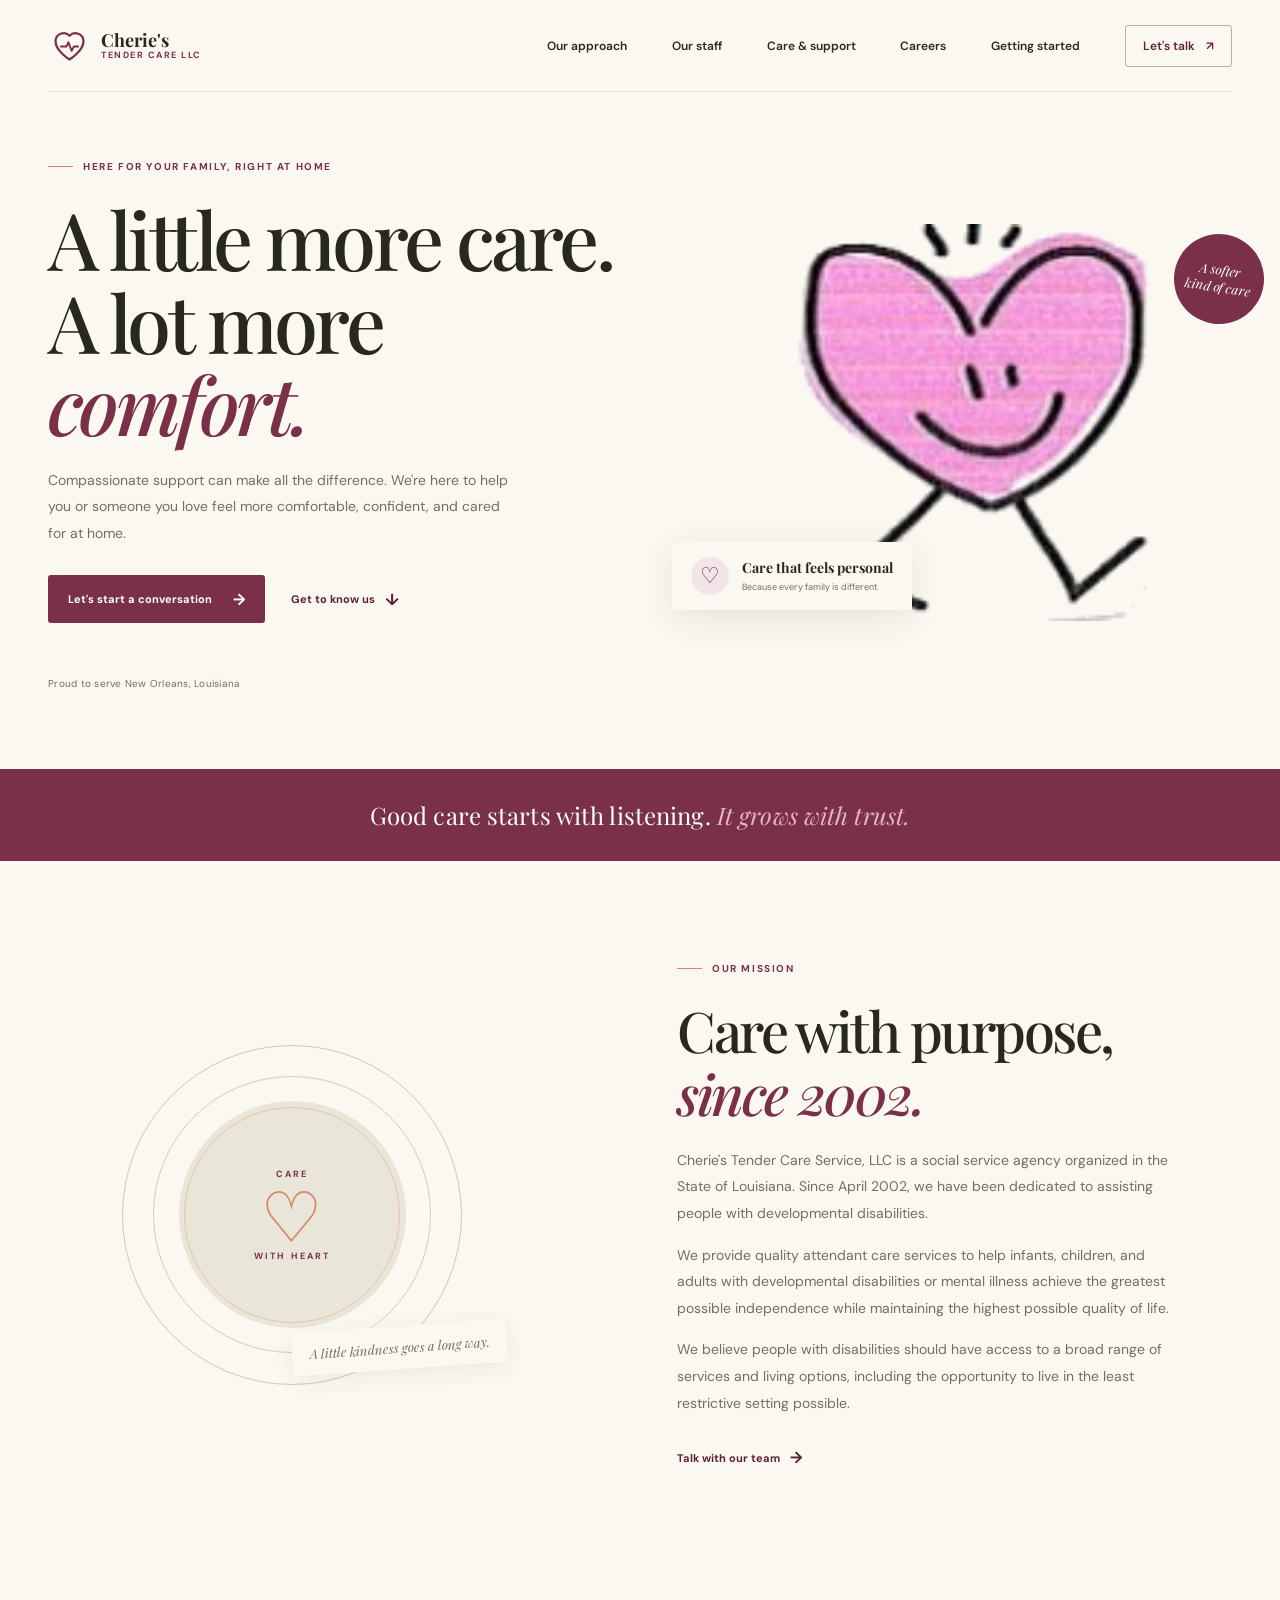
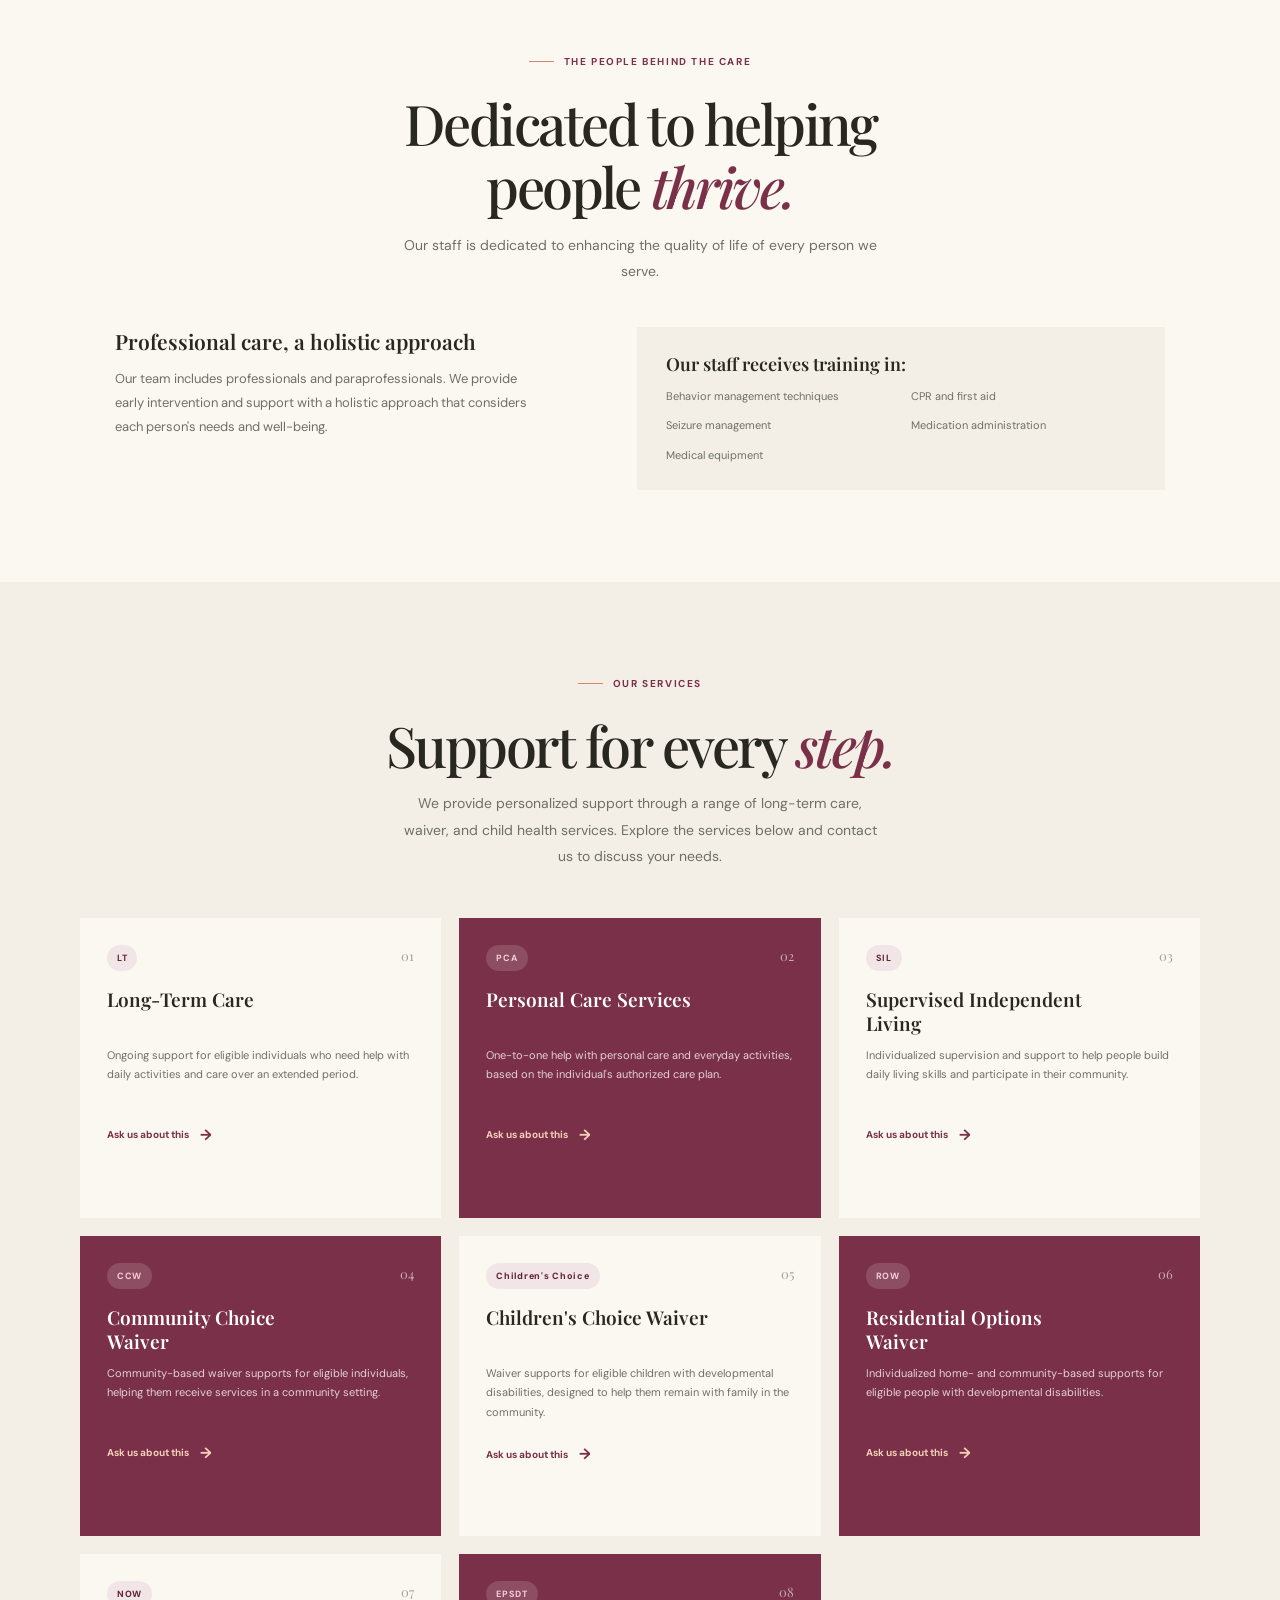
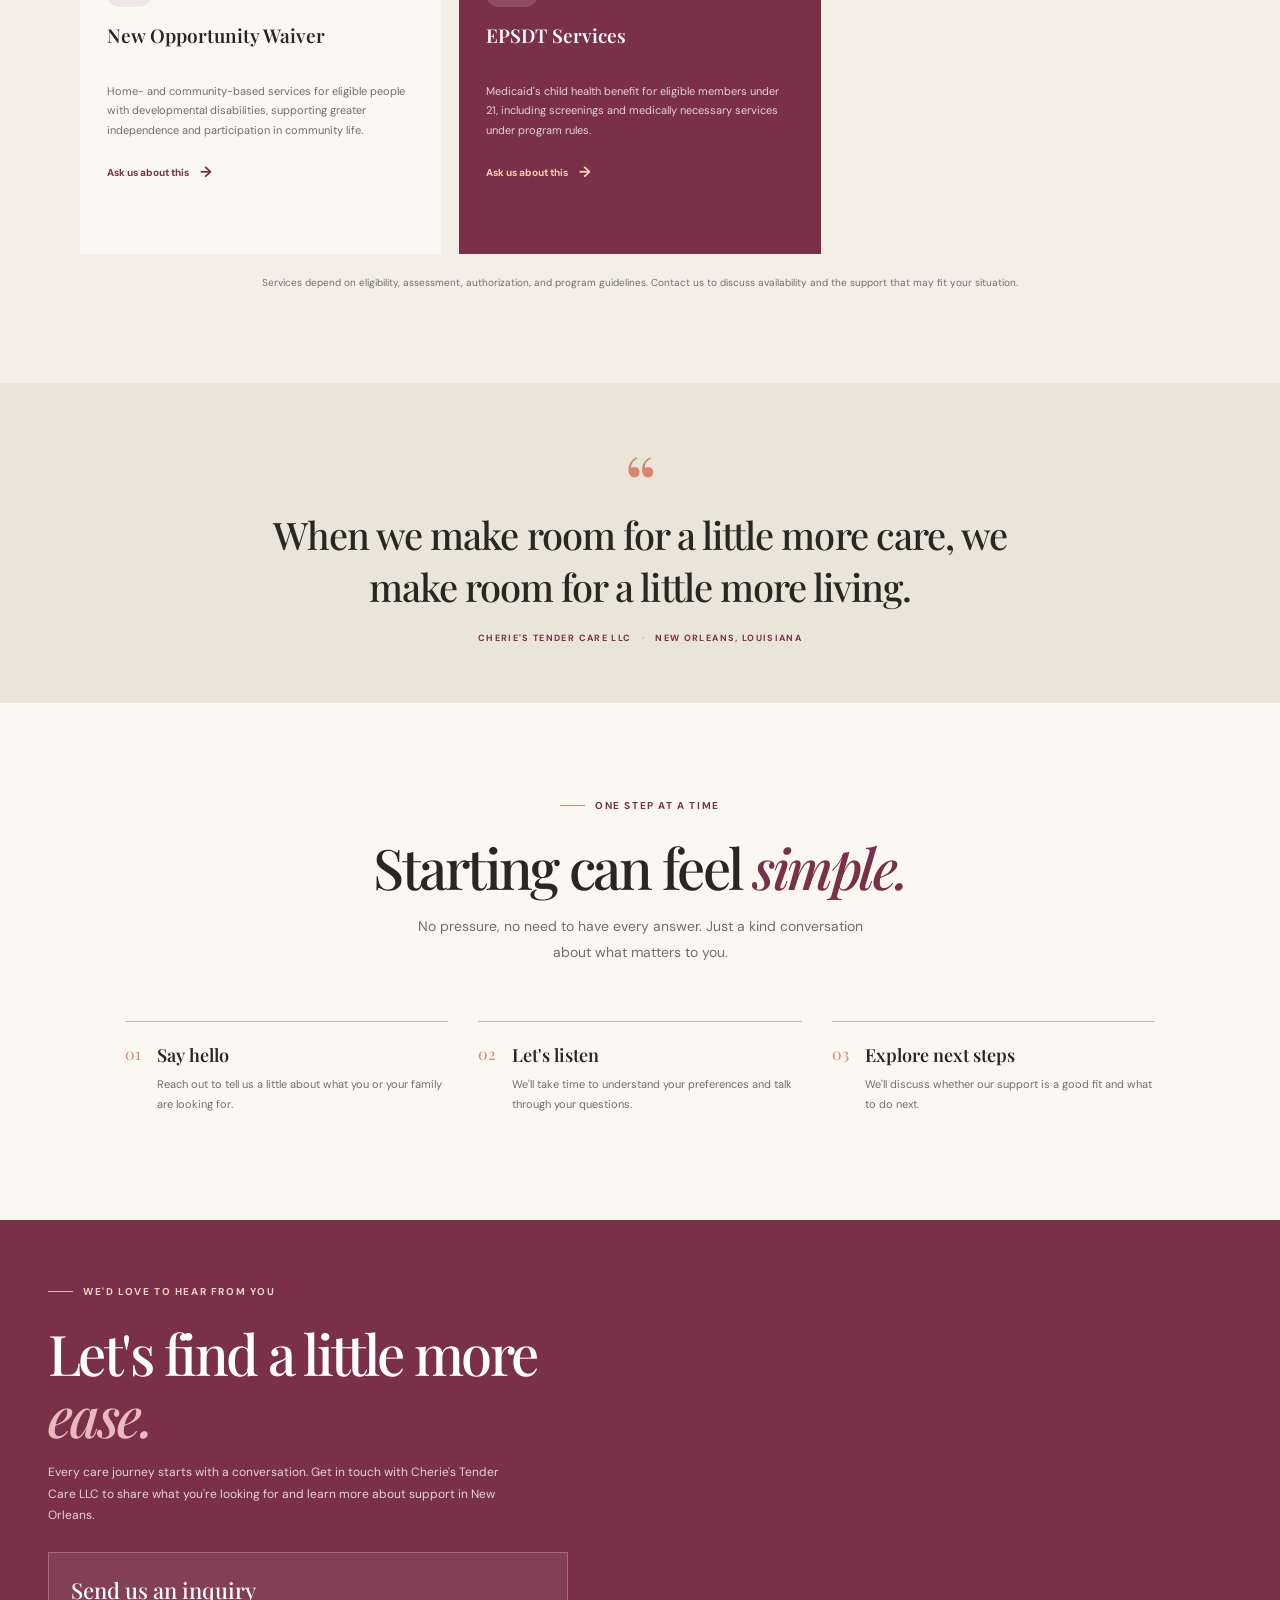
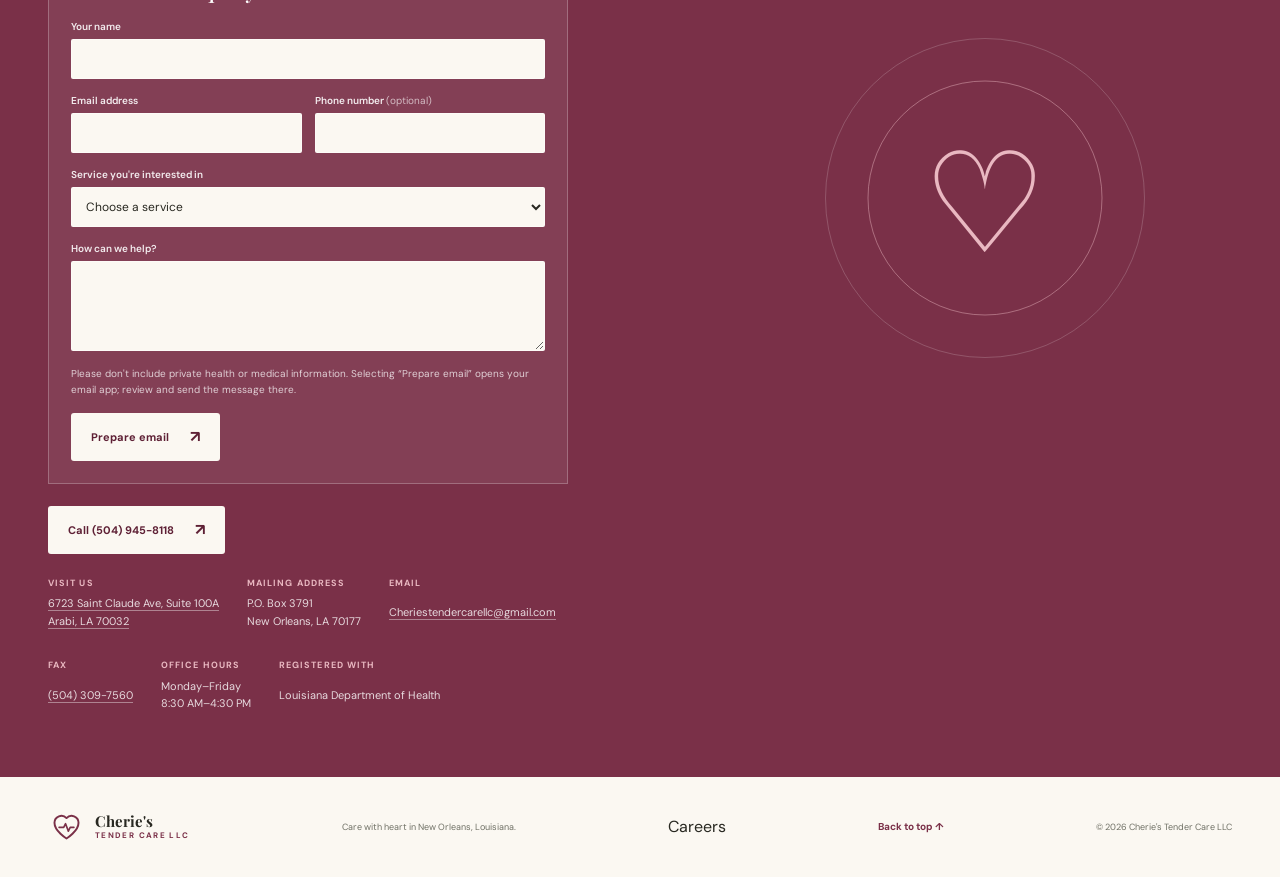
<file: index.html>
<!DOCTYPE html>
<html lang="en">
<head>
    <meta charset="UTF-8">
    <meta name="viewport" content="width=device-width, initial-scale=1.0">
    <meta name="description" content="Thoughtful, personalized in-home care and support from Cherie's Tender Care LLC, serving New Orleans, Louisiana.">
    <meta name="theme-color" content="#fbf8f2">
    <title>Cherie's Tender Care LLC | Compassionate Home Care in New Orleans</title>
    <link rel="preconnect" href="https://fonts.googleapis.com">
    <link rel="preconnect" href="https://fonts.gstatic.com" crossorigin>
    <link href="https://fonts.googleapis.com/css2?family=DM+Sans:wght@400;500;600;700&family=Playfair+Display:wght@500;600;700&display=swap" rel="stylesheet">
    <link rel="stylesheet" href="styles.css">
</head>
<body>
    <header class="site-header">
        <a class="brand" href="#home" aria-label="Cherie's Tender Care LLC home">
            <span class="brand-mark">
                <svg viewBox="0 0 40 40" fill="none"><path d="M20 33s-13-7.9-13-17a7.5 7.5 0 0 1 13-5.1A7.5 7.5 0 0 1 33 16c0 9.1-13 17-13 17Z" stroke="currentColor" stroke-width="2.1" stroke-linecap="round" stroke-linejoin="round"/><path d="M12 21h5l2-4 3 8 2-4h4" stroke="currentColor" stroke-width="1.8" stroke-linecap="round" stroke-linejoin="round"/></svg>
            </span>
            <span class="brand-name">Cherie's <span>Tender Care LLC</span></span>
        </a>
        <button class="menu-toggle" type="button" aria-label="Open navigation" aria-expanded="false" aria-controls="primary-navigation">
            <span></span><span></span><span></span>
        </button>
        <nav class="navigation" id="primary-navigation" aria-label="Main navigation">
            <a href="#about">Our approach</a>
            <a href="#staff">Our staff</a>
            <a href="#care">Care &amp; support</a>
            <a href="careers.html">Careers</a>
            <a href="#how-it-works">Getting started</a>
            <a class="nav-cta" href="#contact">Let's talk <span>↗</span></a>
        </nav>
    </header>

    <main>
        <section class="hero" id="home">
            <div class="hero-copy">
                <p class="eyebrow"><span class="eyebrow-line"></span> Here for your family, right at home</p>
                <h1>A little more care.<br>A lot more <em>comfort.</em></h1>
                <p class="hero-description">Compassionate support can make all the difference. We're here to help you or someone you love feel more comfortable, confident, and cared for at home.</p>
                <div class="hero-actions">
                    <a class="button button-primary" href="#contact">Let's start a conversation <span>→</span></a>
                    <a class="text-link" href="#about">Get to know us <span>↓</span></a>
                </div>
                <div class="hero-note">
                    <span>Proud to serve New Orleans, Louisiana</span>
                </div>
            </div>
            <div class="hero-visual">
                <div class="photo-frame">
                    <img src="Images/cheries-heart.png" alt="A hand-drawn pink heart with a smiling face">
                </div>
                <div class="care-note">
                    <span class="care-note-icon">♡</span>
                    <span><strong>Care that feels personal</strong><small>Because every family is different</small></span>
                </div>
                <span class="hero-stamp">A softer<br>kind of care</span>
            </div>
        </section>

        <section class="welcome-strip" aria-label="Our promise">
            <p>Good care starts with listening. <span>It grows with trust.</span></p>
        </section>

        <section class="about section-pad" id="about">
            <div class="about-art">
                <div class="art-ring"></div>
                <div class="art-center"><span>CARE</span><span class="art-heart">♡</span><span>WITH HEART</span></div>
                <span class="art-caption">A little kindness goes a long way.</span>
            </div>
            <div class="about-copy">
                <p class="eyebrow"><span class="eyebrow-line"></span> Our mission</p>
                <h2>Care with purpose, <em>since 2002.</em></h2>
                <p class="section-description">Cherie's Tender Care Service, LLC is a social service agency organized in the State of Louisiana. Since April 2002, we have been dedicated to assisting people with developmental disabilities.</p>
                <p class="section-description">We provide quality attendant care services to help infants, children, and adults with developmental disabilities or mental illness achieve the greatest possible independence while maintaining the highest possible quality of life.</p>
                <p class="section-description">We believe people with disabilities should have access to a broad range of services and living options, including the opportunity to live in the least restrictive setting possible.</p>
                <a class="text-link text-link-dark" href="#contact">Talk with our team <span>→</span></a>
            </div>
        </section>

        <section class="staff-section section-pad" id="staff">
            <div class="section-heading">
                <p class="eyebrow"><span class="eyebrow-line"></span> The people behind the care</p>
                <h2>Dedicated to helping people <em>thrive.</em></h2>
                <p class="section-description">Our staff is dedicated to enhancing the quality of life of every person we serve.</p>
            </div>
            <div class="staff-content">
                <div class="staff-intro">
                    <h3>Professional care, a holistic approach</h3>
                    <p>Our team includes professionals and paraprofessionals. We provide early intervention and support with a holistic approach that considers each person's needs and well-being.</p>
                </div>
                <div class="staff-training">
                    <h3>Our staff receives training in:</h3>
                    <ul>
                        <li>Behavior management techniques</li>
                        <li>CPR and first aid</li>
                        <li>Seizure management</li>
                        <li>Medication administration</li>
                        <li>Medical equipment</li>
                    </ul>
                </div>
            </div>
        </section>

        <section class="care-section section-pad" id="care">
            <div class="section-heading">
                <p class="eyebrow"><span class="eyebrow-line"></span> Our services</p>
                <h2>Support for every <em>step.</em></h2>
                <p class="section-description">We provide personalized support through a range of long-term care, waiver, and child health services. Explore the services below and contact us to discuss your needs.</p>
            </div>
            <div class="care-cards service-cards">
                <article class="care-card service-card">
                    <span class="card-number">01</span>
                    <span class="service-label">LT</span>
                    <h3>Long-Term Care</h3>
                    <p>Ongoing support for eligible individuals who need help with daily activities and care over an extended period.</p>
                    <a href="#contact" aria-label="Ask about Long-Term Care">Ask us about this <span>→</span></a>
                </article>
                <article class="care-card service-card card-highlight">
                    <span class="card-number">02</span>
                    <span class="service-label">PCA</span>
                    <h3>Personal Care Services</h3>
                    <p>One-to-one help with personal care and everyday activities, based on the individual's authorized care plan.</p>
                    <a href="#contact" aria-label="Ask about Personal Care Services">Ask us about this <span>→</span></a>
                </article>
                <article class="care-card service-card">
                    <span class="card-number">03</span>
                    <span class="service-label">SIL</span>
                    <h3>Supervised Independent Living</h3>
                    <p>Individualized supervision and support to help people build daily living skills and participate in their community.</p>
                    <a href="#contact" aria-label="Ask about Supervised Independent Living">Ask us about this <span>→</span></a>
                </article>
                <article class="care-card service-card card-highlight card-highlight-ccw">
                    <span class="card-number">04</span>
                    <span class="service-label">CCW</span>
                    <h3>Community Choice Waiver</h3>
                    <p>Community-based waiver supports for eligible individuals, helping them receive services in a community setting.</p>
                    <a href="#contact" aria-label="Ask about the Community Choice Waiver">Ask us about this <span>→</span></a>
                </article>
                <article class="care-card service-card">
                    <span class="card-number">05</span>
                    <span class="service-label">Children's Choice</span>
                    <h3>Children's Choice Waiver</h3>
                    <p>Waiver supports for eligible children with developmental disabilities, designed to help them remain with family in the community.</p>
                    <a href="#contact" aria-label="Ask about the Children's Choice Waiver">Ask us about this <span>→</span></a>
                </article>
                <article class="care-card service-card card-highlight">
                    <span class="card-number">06</span>
                    <span class="service-label">ROW</span>
                    <h3>Residential Options Waiver</h3>
                    <p>Individualized home- and community-based supports for eligible people with developmental disabilities.</p>
                    <a href="#contact" aria-label="Ask about the Residential Options Waiver">Ask us about this <span>→</span></a>
                </article>
                <article class="care-card service-card">
                    <span class="card-number">07</span>
                    <span class="service-label">NOW</span>
                    <h3>New Opportunity Waiver</h3>
                    <p>Home- and community-based services for eligible people with developmental disabilities, supporting greater independence and participation in community life.</p>
                    <a href="#contact" aria-label="Ask about the New Opportunity Waiver">Ask us about this <span>→</span></a>
                </article>
                <article class="care-card service-card card-highlight card-highlight-ccw">
                    <span class="card-number">08</span>
                    <span class="service-label">EPSDT</span>
                    <h3>EPSDT Services</h3>
                    <p>Medicaid's child health benefit for eligible members under 21, including screenings and medically necessary services under program rules.</p>
                    <a href="#contact" aria-label="Ask about EPSDT Services">Ask us about this <span>→</span></a>
                </article>
            </div>
            <p class="care-disclaimer">Services depend on eligibility, assessment, authorization, and program guidelines. Contact us to discuss availability and the support that may fit your situation.</p>
        </section>

        <section class="quote-section">
            <span class="quote-mark">“</span>
            <blockquote>When we make room for a little more care, we make room for a little more living.</blockquote>
            <p>Cherie's Tender Care LLC <span>·</span> New Orleans, Louisiana</p>
        </section>

        <section class="steps-section section-pad" id="how-it-works">
            <div class="section-heading">
                <p class="eyebrow"><span class="eyebrow-line"></span> One step at a time</p>
                <h2>Starting can feel <em>simple.</em></h2>
                <p class="section-description">No pressure, no need to have every answer. Just a kind conversation about what matters to you.</p>
            </div>
            <div class="steps-grid">
                <article class="step">
                    <span class="step-index">01</span>
                    <div><h3>Say hello</h3><p>Reach out to tell us a little about what you or your family are looking for.</p></div>
                </article>
                <article class="step">
                    <span class="step-index">02</span>
                    <div><h3>Let's listen</h3><p>We'll take time to understand your preferences and talk through your questions.</p></div>
                </article>
                <article class="step">
                    <span class="step-index">03</span>
                    <div><h3>Explore next steps</h3><p>We'll discuss whether our support is a good fit and what to do next.</p></div>
                </article>
            </div>
        </section>

        <section class="contact-section section-pad" id="contact">
            <div class="contact-copy">
                <p class="eyebrow"><span class="eyebrow-line"></span> We'd love to hear from you</p>
                <h2>Let's find a little more <em>ease.</em></h2>
                <p>Every care journey starts with a conversation. Get in touch with Cherie's Tender Care LLC to share what you're looking for and learn more about support in New Orleans.</p>
                <form class="inquiry-form" id="inquiry-form" action="mailto:Cheriestendercarellc@gmail.com" method="post" enctype="text/plain">
                    <h3>Send us an inquiry</h3>
                    <div class="form-field">
                        <label for="inquiry-name">Your name</label>
                        <input id="inquiry-name" name="name" type="text" autocomplete="name" required>
                    </div>
                    <div class="form-row">
                        <div class="form-field">
                            <label for="inquiry-email">Email address</label>
                            <input id="inquiry-email" name="email" type="email" autocomplete="email" required>
                        </div>
                        <div class="form-field">
                            <label for="inquiry-phone">Phone number <span>(optional)</span></label>
                            <input id="inquiry-phone" name="phone" type="tel" autocomplete="tel">
                        </div>
                    </div>
                    <div class="form-field">
                        <label for="inquiry-service">Service you're interested in</label>
                        <select id="inquiry-service" name="service" required>
                            <option value="">Choose a service</option>
                            <option>Long-Term Care (LT)</option>
                            <option>Personal Care Services (PCA)</option>
                            <option>Supervised Independent Living (SIL)</option>
                            <option>Community Choice Waiver</option>
                            <option>Children's Choice Waiver</option>
                            <option>Residential Options Waiver (ROW)</option>
                            <option>New Opportunity Waiver (NOW)</option>
                            <option>EPSDT Services</option>
                            <option>General inquiry</option>
                        </select>
                    </div>
                    <div class="form-field">
                        <label for="inquiry-message">How can we help?</label>
                        <textarea id="inquiry-message" name="message" rows="4" required></textarea>
                    </div>
                    <p class="form-privacy-note">Please don't include private health or medical information. Selecting “Prepare email” opens your email app; review and send the message there.</p>
                    <button class="button button-light inquiry-submit" type="submit">Prepare email <span>↗</span></button>
                </form>
                <a class="button button-light" href="tel:+15049458118">Call (504) 945-8118 <span>↗</span></a>
                <div class="contact-details">
                    <p><strong>Visit us</strong><a href="https://maps.google.com/?q=6723+Saint+Claude+Ave+Suite+100A+Arabi+LA+70032" target="_blank" rel="noopener noreferrer">6723 Saint Claude Ave, Suite 100A<br>Arabi, LA 70032</a></p>
                    <p><strong>Mailing address</strong><span>P.O. Box 3791<br>New Orleans, LA 70177</span></p>
                    <p><strong>Email</strong><a href="mailto:Cheriestendercarellc@gmail.com">Cheriestendercarellc@gmail.com</a></p>
                    <p><strong>Fax</strong><a href="tel:+15043097560">(504) 309-7560</a></p>
                    <p><strong>Office hours</strong><span>Monday–Friday<br>8:30 AM–4:30 PM</span></p>
                    <p><strong>Registered with</strong><span>Louisiana Department of Health</span></p>
                </div>
            </div>
            <div class="contact-art">
                <div class="contact-circle circle-one"></div>
                <div class="contact-circle circle-two"></div>
                <div class="contact-heart">♡</div>
            </div>
        </section>
    </main>

    <footer class="site-footer">
        <a class="brand footer-brand" href="#home">
            <span class="brand-mark">
                <svg viewBox="0 0 40 40" fill="none"><path d="M20 33s-13-7.9-13-17a7.5 7.5 0 0 1 13-5.1A7.5 7.5 0 0 1 33 16c0 9.1-13 17-13 17Z" stroke="currentColor" stroke-width="2.1" stroke-linecap="round" stroke-linejoin="round"/><path d="M12 21h5l2-4 3 8 2-4h4" stroke="currentColor" stroke-width="1.8" stroke-linecap="round" stroke-linejoin="round"/></svg>
            </span>
            <span class="brand-name">Cherie's <span>Tender Care LLC</span></span>
        </a>
        <p>Care with heart in New Orleans, Louisiana.</p>
        <a href="careers.html">Careers</a>
        <a class="back-to-top" href="#home">Back to top ↑</a>
        <span class="footer-copy">© <span id="year">2026</span> Cherie's Tender Care LLC</span>
    </footer>
    <script>
        const menuToggle = document.querySelector(".menu-toggle");
        const navigation = document.querySelector(".navigation");

        menuToggle.addEventListener("click", () => {
            const isExpanded = menuToggle.getAttribute("aria-expanded") === "true";
            menuToggle.setAttribute("aria-expanded", String(!isExpanded));
            menuToggle.setAttribute("aria-label", isExpanded ? "Open navigation" : "Close navigation");
            navigation.classList.toggle("is-open", !isExpanded);
        });

        navigation.addEventListener("click", (event) => {
            if (event.target.closest("a")) {
                menuToggle.setAttribute("aria-expanded", "false");
                menuToggle.setAttribute("aria-label", "Open navigation");
                navigation.classList.remove("is-open");
            }
        });

        document.querySelector("#inquiry-form").addEventListener("submit", (event) => {
            event.preventDefault();
            const formData = new FormData(event.currentTarget);
            const message = [
                `Name: ${formData.get("name")}`,
                `Email: ${formData.get("email")}`,
                `Phone: ${formData.get("phone") || "Not provided"}`,
                `Service: ${formData.get("service")}`,
                "",
                "Message:",
                formData.get("message")
            ].join("\n");
            const subject = `Website inquiry: ${formData.get("service")}`;
            window.location.href = `mailto:Cheriestendercarellc@gmail.com?subject=${encodeURIComponent(subject)}&body=${encodeURIComponent(message)}`;
        });

        document.querySelector("#year").textContent = new Date().getFullYear();
    </script>
</body>
</html>
</file>
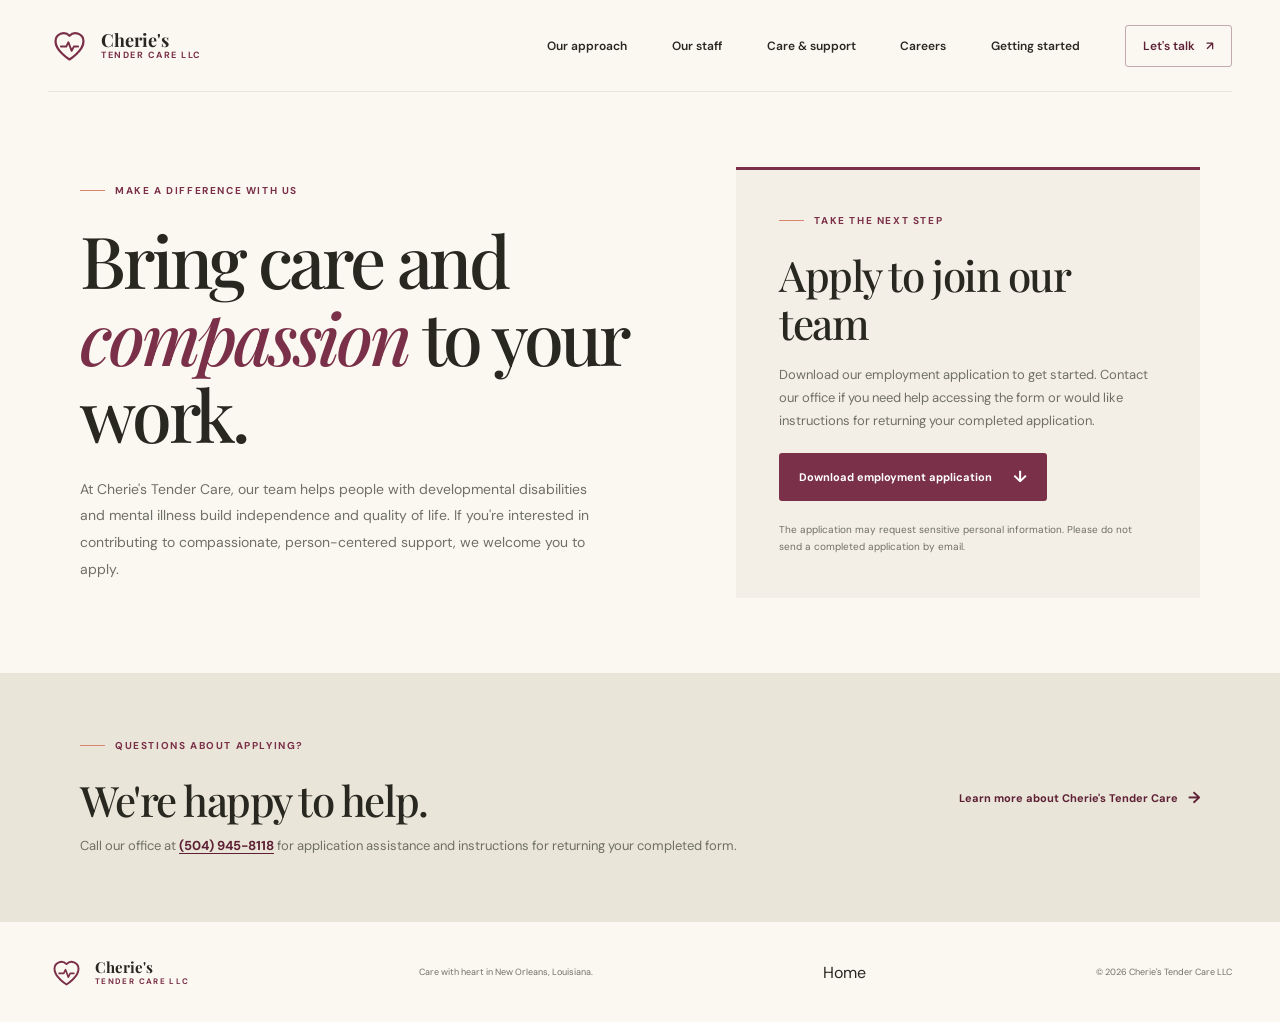
<file: careers.html>
<!DOCTYPE html>
<html lang="en">
<head>
    <meta charset="UTF-8">
    <meta name="viewport" content="width=device-width, initial-scale=1.0">
    <meta name="description" content="Explore career opportunities with Cherie's Tender Care LLC and download an employment application.">
    <meta name="theme-color" content="#fbf8f2">
    <title>Careers | Cherie's Tender Care LLC</title>
    <link rel="preconnect" href="https://fonts.googleapis.com">
    <link rel="preconnect" href="https://fonts.gstatic.com" crossorigin>
    <link href="https://fonts.googleapis.com/css2?family=DM+Sans:wght@400;500;600;700&family=Playfair+Display:wght@500;600;700&display=swap" rel="stylesheet">
    <link rel="stylesheet" href="styles.css">
</head>
<body>
    <header class="site-header">
        <a class="brand" href="index.html" aria-label="Cherie's Tender Care LLC home">
            <span class="brand-mark">
                <svg viewBox="0 0 40 40" fill="none"><path d="M20 33s-13-7.9-13-17a7.5 7.5 0 0 1 13-5.1A7.5 7.5 0 0 1 33 16c0 9.1-13 17-13 17Z" stroke="currentColor" stroke-width="2.1" stroke-linecap="round" stroke-linejoin="round"/><path d="M12 21h5l2-4 3 8 2-4h4" stroke="currentColor" stroke-width="1.8" stroke-linecap="round" stroke-linejoin="round"/></svg>
            </span>
            <span class="brand-name">Cherie's <span>Tender Care LLC</span></span>
        </a>
        <button class="menu-toggle" type="button" aria-label="Open navigation" aria-expanded="false" aria-controls="primary-navigation">
            <span></span><span></span><span></span>
        </button>
        <nav class="navigation" id="primary-navigation" aria-label="Main navigation">
            <a href="index.html#about">Our approach</a>
            <a href="index.html#staff">Our staff</a>
            <a href="index.html#care">Care &amp; support</a>
            <a href="careers.html" aria-current="page">Careers</a>
            <a href="index.html#how-it-works">Getting started</a>
            <a class="nav-cta" href="index.html#contact">Let's talk <span>↗</span></a>
        </nav>
    </header>

    <main>
        <section class="careers-hero">
            <div class="careers-copy">
                <p class="eyebrow"><span class="eyebrow-line"></span> Make a difference with us</p>
                <h1>Bring care and <em>compassion</em> to your work.</h1>
                <p class="careers-description">At Cherie's Tender Care, our team helps people with developmental disabilities and mental illness build independence and quality of life. If you're interested in contributing to compassionate, person-centered support, we welcome you to apply.</p>
            </div>
            <aside class="career-application" aria-labelledby="application-heading">
                <p class="eyebrow"><span class="eyebrow-line"></span> Take the next step</p>
                <h2 id="application-heading">Apply to join our team</h2>
                <p>Download our employment application to get started. Contact our office if you need help accessing the form or would like instructions for returning your completed application.</p>
                <a class="button button-primary" href="CTC%20Application%20for%20Employment.pdf" download>Download employment application <span>↓</span></a>
                <p class="career-privacy-note">The application may request sensitive personal information. Please do not send a completed application by email.</p>
            </aside>
        </section>

        <section class="career-contact" aria-labelledby="career-contact-heading">
            <div>
                <p class="eyebrow"><span class="eyebrow-line"></span> Questions about applying?</p>
                <h2 id="career-contact-heading">We're happy to help.</h2>
                <p>Call our office at <a href="tel:+15049458118">(504) 945-8118</a> for application assistance and instructions for returning your completed form.</p>
            </div>
            <a class="text-link" href="index.html">Learn more about Cherie's Tender Care <span>→</span></a>
        </section>
    </main>

    <footer class="site-footer">
        <a class="brand footer-brand" href="index.html" aria-label="Cherie's Tender Care LLC home">
            <span class="brand-mark">
                <svg viewBox="0 0 40 40" fill="none"><path d="M20 33s-13-7.9-13-17a7.5 7.5 0 0 1 13-5.1A7.5 7.5 0 0 1 33 16c0 9.1-13 17-13 17Z" stroke="currentColor" stroke-width="2.1" stroke-linecap="round" stroke-linejoin="round"/><path d="M12 21h5l2-4 3 8 2-4h4" stroke="currentColor" stroke-width="1.8" stroke-linecap="round" stroke-linejoin="round"/></svg>
            </span>
            <span class="brand-name">Cherie's <span>Tender Care LLC</span></span>
        </a>
        <p>Care with heart in New Orleans, Louisiana.</p>
        <a href="index.html">Home</a>
        <span class="footer-copy">© <span id="year">2026</span> Cherie's Tender Care LLC</span>
    </footer>
    <script>
        const menuToggle = document.querySelector(".menu-toggle");
        const navigation = document.querySelector(".navigation");

        menuToggle.addEventListener("click", () => {
            const isExpanded = menuToggle.getAttribute("aria-expanded") === "true";
            menuToggle.setAttribute("aria-expanded", String(!isExpanded));
            menuToggle.setAttribute("aria-label", isExpanded ? "Open navigation" : "Close navigation");
            navigation.classList.toggle("is-open", !isExpanded);
        });

        navigation.addEventListener("click", (event) => {
            if (event.target.closest("a")) {
                menuToggle.setAttribute("aria-expanded", "false");
                menuToggle.setAttribute("aria-label", "Open navigation");
                navigation.classList.remove("is-open");
            }
        });

        document.querySelector("#year").textContent = new Date().getFullYear();
    </script>
</body>
</html>
</file>
<file: styles.css>
:root {
    color-scheme: light;
    --cream: #fbf8f2;
    --paper: #f4efe6;
    --ink: #282821;
    --muted: #6f7065;
    --green: #7a3048;
    --green-dark: #5e2035;
    --green-pale: #f1e5e8;
    --coral: #d7866d;
    --serif: "Playfair Display", Georgia, serif;
    --sans: "DM Sans", Arial, sans-serif;
}

* { box-sizing: border-box; }

html {
    scroll-behavior: smooth;
    scroll-padding-top: 88px;
}

body {
    margin: 0;
    background: var(--cream);
    color: var(--ink);
    font-family: var(--sans);
    -webkit-font-smoothing: antialiased;
}

a { color: inherit; text-decoration: none; }

.site-header {
    position: relative;
    z-index: 5;
    display: flex;
    width: min(100% - 96px, 1320px);
    height: 92px;
    align-items: center;
    justify-content: space-between;
    margin: 0 auto;
    border-bottom: 1px solid rgba(48, 54, 42, .1);
}

.brand { display: inline-flex; align-items: center; gap: 10px; }

.brand-mark {
    display: grid;
    width: 43px;
    height: 43px;
    place-items: center;
    color: var(--green);
}

.brand-mark svg { width: 100%; height: 100%; }

.brand-name {
    display: grid;
    gap: 1px;
    font-family: var(--serif);
    font-size: 18px;
    font-weight: 700;
    line-height: 1.05;
}

.brand-name span {
    color: var(--green);
    font-family: var(--sans);
    font-size: 9px;
    font-weight: 700;
    letter-spacing: .17em;
    text-transform: uppercase;
}

.navigation {
    display: flex;
    align-items: center;
    gap: clamp(24px, 3.5vw, 52px);
    font-size: 12px;
    font-weight: 600;
}

.navigation > a:not(.nav-cta), .text-link { transition: color .2s ease; }
.navigation > a:not(.nav-cta):hover, .text-link:hover { color: var(--coral); }

.navigation .nav-cta {
    padding: 12px 17px;
    border: 1px solid rgba(94, 32, 53, .36);
    border-radius: 3px;
    color: var(--green-dark);
}

.nav-cta span { margin-left: 8px; }
.menu-toggle { display: none; }

.hero {
    display: grid;
    width: min(100% - 96px, 1320px);
    min-height: 605px;
    grid-template-columns: 1fr .9fr;
    align-items: center;
    gap: clamp(40px, 7vw, 108px);
    margin: 0 auto;
    padding: 62px 0 79px;
}

.hero-copy { padding-top: 5px; }

.eyebrow {
    display: flex;
    align-items: center;
    gap: 10px;
    margin: 0 0 23px;
    color: var(--green);
    font-size: 10px;
    font-weight: 700;
    letter-spacing: .16em;
    line-height: 1.5;
    text-transform: uppercase;
}

.eyebrow-line { width: 25px; height: 1px; flex: 0 0 auto; background: var(--coral); }
h1, h2, h3, p { margin-top: 0; }

.hero h1, .section-heading h2, .about-copy h2, .contact-copy h2 {
    margin-bottom: 22px;
    font-family: var(--serif);
    font-weight: 500;
    letter-spacing: -.045em;
}

.hero h1 { font-size: clamp(48px, 6.2vw, 82px); line-height: 1.04; }
.hero h1 em, h2 em { color: var(--green); font-weight: 500; }
.hero-description, .section-description { color: var(--muted); font-size: 14px; line-height: 1.9; }
.hero-description { max-width: 465px; margin-bottom: 29px; }
.hero-actions { display: flex; align-items: center; gap: 26px; flex-wrap: wrap; }

.button {
    display: inline-flex;
    min-height: 48px;
    align-items: center;
    justify-content: center;
    gap: 21px;
    padding: 0 20px;
    border-radius: 3px;
    font-size: 11px;
    font-weight: 700;
    transition: transform .2s ease, background .2s ease;
}

.button:hover { transform: translateY(-2px); }
.button-primary { background: var(--green); color: white; }
.button-primary:hover { background: var(--green-dark); }
.button span, .text-link span { font-size: 16px; }

.text-link {
    display: inline-flex;
    align-items: center;
    gap: 10px;
    color: var(--green-dark);
    font-size: 11px;
    font-weight: 700;
}

.hero-note { display: flex; align-items: center; gap: 11px; margin-top: 54px; color: var(--muted); font-size: 10px; letter-spacing: .025em; }
.hero-visual { position: relative; min-width: 0; }

.photo-frame {
    position: relative;
    overflow: hidden;
    width: 100%;
    height: 445px;
    border-radius: 47% 47% 3px 3px;
    background: transparent;
}

.photo-frame img { display: block; width: 100%; height: 100%; padding: 24px; object-fit: contain; }


.care-note {
    position: absolute;
    bottom: 35px;
    left: -42px;
    display: flex;
    min-width: 230px;
    align-items: center;
    gap: 13px;
    padding: 15px 19px;
    background: var(--cream);
    box-shadow: 0 8px 32px rgba(47, 46, 38, .1);
}

.care-note-icon { display: grid; width: 38px; height: 38px; place-items: center; border-radius: 50%; background: var(--green-pale); color: var(--green); font-size: 22px; }
.care-note strong, .care-note small { display: block; }
.care-note strong { margin-bottom: 4px; font-family: var(--serif); font-size: 14px; }
.care-note small { color: var(--muted); font-size: 9px; }

.hero-stamp {
    position: absolute;
    top: 34px;
    right: -32px;
    display: grid;
    width: 90px;
    height: 90px;
    align-content: center;
    border-radius: 50%;
    background:#7a3048;
    color: white;
    font-family: var(--serif);
    font-size: 13px;
    font-style: italic;
    line-height: 1.3;
    text-align: center;
    transform: rotate(9deg);
}

.welcome-strip { display: flex; min-height: 92px; align-items: center; justify-content: center; gap: clamp(20px, 4vw, 56px); background: var(--green); color: white; }
.welcome-strip p { margin: 0; font-family: var(--serif); font-size: clamp(16px, 2.1vw, 24px); letter-spacing: .005em; }
.welcome-strip p span { color: #e8b5bd; font-style: italic; }
.section-pad { padding-right: max(48px, calc((100vw - 1240px) / 2)); padding-left: max(48px, calc((100vw - 1240px) / 2)); }

.about {
    display: grid;
    min-height: 545px;
    grid-template-columns: .88fr 1fr;
    align-items: center;
    gap: clamp(55px, 11vw, 150px);
    padding-top: 100px;
    padding-bottom: 100px;
}

.about-art { position: relative; display: grid; width: min(100%, 405px); aspect-ratio: 1; place-items: center; justify-self: center; }
.art-ring { position: absolute; inset: 8%; border: 1px solid rgba(122, 48, 72, .28); border-radius: 50%; }
.art-ring::before, .art-ring::after { position: absolute; inset: 9%; border: 1px solid rgba(122, 48, 72, .25); border-radius: 50%; content: ""; }
.art-ring::after { inset: 18%; border-color: rgba(215, 134, 109, .35); }
.art-center { display: flex; width: 56%; aspect-ratio: 1; flex-direction: column; align-items: center; justify-content: center; border-radius: 50%; background: #e9e5d8; color: var(--green); font-size: 9px; font-weight: 700; letter-spacing: .24em; }
.art-heart { margin: -2px 0 2px; color: var(--coral); font-family: var(--serif); font-size: 70px; font-weight: 400; line-height: 1; }
.art-leaf { position: absolute; color: var(--coral); font-size: 27px; }
.leaf-one { top: 13%; right: 23%; }
.leaf-two { bottom: 17%; left: 17%; color: var(--green); font-size: 17px; }
.art-caption { position: absolute; right: -12px; bottom: 12%; padding: 13px 17px; background: var(--cream); color: var(--muted); font-family: var(--serif); font-size: 13px; font-style: italic; box-shadow: 0 5px 22px rgba(47, 46, 38, .07); transform: rotate(-4deg); }
.about-copy { max-width: 500px; }
.about-copy h2, .section-heading h2, .contact-copy h2 { font-size: clamp(38px, 4.5vw, 56px); line-height: 1.12; }
.about-copy .section-description { margin-bottom: 15px; }
.text-link-dark { margin-top: 16px; }

.staff-section { padding-top: 86px; padding-bottom: 92px; }
.staff-content { display: grid; max-width: 1050px; grid-template-columns: .9fr 1.1fr; gap: clamp(32px, 7vw, 90px); margin: 42px auto 0; }
.staff-intro h3, .staff-training h3 { margin-bottom: 12px; font-family: var(--serif); font-size: 21px; font-weight: 600; }
.staff-intro p { max-width: 420px; margin: 0; color: var(--muted); font-size: 13px; line-height: 1.85; }
.staff-training { padding: 25px 29px; background: var(--paper); }
.staff-training h3 { font-size: 18px; }
.staff-training ul { display: grid; grid-template-columns: repeat(2, minmax(0, 1fr)); gap: 12px 20px; margin: 0; padding: 0; list-style: none; }
.staff-training li { display: flex; align-items: flex-start; gap: 9px; color: var(--muted); font-size: 11px; line-height: 1.6; }

.care-section { padding-top: 94px; padding-bottom: 94px; background: var(--paper); }
.section-heading { max-width: 600px; margin: 0 auto; text-align: center; }
.section-heading .eyebrow { justify-content: center; }
.section-heading h2 { margin-bottom: 14px; }
.section-heading .section-description { max-width: 480px; margin-right: auto; margin-left: auto; }
.care-cards { display: grid; max-width: 1120px; grid-template-columns: repeat(3, 1fr); gap: 18px; margin: 48px auto 0; }

.care-card { position: relative; min-height: 275px; padding: 29px 27px 24px; background: var(--cream); transition: transform .25s ease, box-shadow .25s ease; }
.care-card:hover { transform: translateY(-5px); box-shadow: 0 12px 30px rgba(47, 46, 38, .08); }
.service-card { min-height: 300px; padding-top: 27px; }
.service-label { display: inline-flex; min-height: 26px; align-items: center; margin-bottom: 17px; padding: 0 10px; border-radius: 20px; background: var(--green-pale); color: var(--green-dark); font-size: 9px; font-weight: 700; letter-spacing: .08em; }
.card-highlight .service-label { background: rgba(255, 255, 255, .14); color: #f4d0d8; }
.service-card h3 { min-height: 48px; }
.service-card p { min-height: 76px; }
.service-card a { font-size: 9px; }
.card-highlight { background: var(--green); color: white; }
.card-highlight-ccw { background: #7a3048; }
.card-number { position: absolute; top: 29px; right: 27px; color: #a1a394; font-family: var(--serif); font-size: 13px; }
.card-highlight .card-number { color: rgba(255, 255, 255, .58); }
.card-icon { display: block; width: 45px; height: 45px; margin-bottom: 24px; color: var(--green); }
.card-icon svg { width: 100%; height: 100%; }
.card-highlight .card-icon { color: #e9b8c1; }
.care-card h3 { max-width: 225px; margin-bottom: 10px; font-family: var(--serif); font-size: 19px; font-weight: 600; line-height: 1.25; }
.care-card p { min-height: 56px; margin-bottom: 20px; color: var(--muted); font-size: 11px; line-height: 1.75; }
.card-highlight p { color: rgba(255, 255, 255, .78); }
.care-card a { display: inline-flex; align-items: center; gap: 11px; color: var(--green); font-size: 10px; font-weight: 700; }
.card-highlight a { color: #f4d0b7; }
.care-card a span { font-size: 15px; }
.care-disclaimer { margin: 22px 0 0; color: var(--muted); font-size: 10px; text-align: center; }

.careers-hero {
    display: grid;
    width: min(100% - 96px, 1120px);
    min-height: 560px;
    grid-template-columns: 1.1fr .9fr;
    align-items: center;
    gap: clamp(40px, 7vw, 100px);
    margin: 0 auto;
    padding: 75px 0;
}
.careers-copy h1 { max-width: 620px; margin-bottom: 23px; font-family: var(--serif); font-size: clamp(46px, 5.6vw, 72px); font-weight: 500; letter-spacing: -.045em; line-height: 1.08; }
.careers-copy h1 em { color: var(--green); font-weight: 500; }
.careers-description { max-width: 510px; margin-bottom: 0; color: var(--muted); font-size: 14px; line-height: 1.9; }
.career-application { padding: clamp(27px, 4vw, 43px); border-top: 3px solid var(--green); background: var(--paper); }
.career-application h2, .career-contact h2 { margin-bottom: 15px; font-family: var(--serif); font-size: clamp(30px, 3.5vw, 42px); font-weight: 500; letter-spacing: -.035em; line-height: 1.15; }
.career-application > p:not(.eyebrow):not(.career-privacy-note), .career-contact p:not(.eyebrow) { color: var(--muted); font-size: 13px; line-height: 1.8; }
.career-application .button { margin: 7px 0 20px; }
.career-privacy-note { margin: 0; color: var(--muted); font-size: 10px; line-height: 1.7; }
.career-contact { display: flex; align-items: center; justify-content: space-between; gap: 35px; padding: 65px max(48px, calc((100% - 1120px) / 2)); background: #e9e5d8; }
.career-contact h2 { margin-bottom: 10px; }
.career-contact p:not(.eyebrow) { margin-bottom: 0; }
.career-contact p a { color: var(--green-dark); font-weight: 700; text-decoration: underline; text-underline-offset: 3px; }
.career-contact .text-link { flex: 0 0 auto; }

.quote-section { display: grid; min-height: 320px; align-content: center; justify-items: center; padding: 54px 24px; background: #e9e5d8; text-align: center; }
.quote-mark { height: 53px; color: var(--coral); font-family: var(--serif); font-size: 80px; line-height: 1; }
.quote-section blockquote { max-width: 735px; margin: 14px 0 20px; font-family: var(--serif); font-size: clamp(23px, 3.3vw, 38px); font-weight: 500; letter-spacing: -.025em; line-height: 1.35; }
.quote-section p { margin: 0; color: var(--green); font-size: 9px; font-weight: 700; letter-spacing: .15em; text-transform: uppercase; }
.quote-section p span { padding: 0 7px; color: var(--coral); }
.steps-section { padding-top: 95px; padding-bottom: 105px; }
.steps-grid { display: grid; max-width: 1030px; grid-template-columns: repeat(3, 1fr); gap: 30px; margin: 55px auto 0; }
.step { display: flex; align-items: flex-start; gap: 16px; padding-top: 21px; border-top: 1px solid rgba(94, 32, 53, .3); }
.step-index { color: var(--coral); font-family: var(--serif); font-size: 16px; }
.step h3 { margin-bottom: 8px; font-family: var(--serif); font-size: 18px; font-weight: 600; }
.step p { margin: 0; color: var(--muted); font-size: 11px; line-height: 1.8; }

.contact-section { position: relative; display: grid; min-height: 350px; grid-template-columns: 1.1fr .9fr; align-items: center; overflow: hidden; padding-top: 64px; padding-bottom: 64px; background: var(--green); color: white; }
.contact-copy { position: relative; z-index: 1; max-width: 530px; }
.contact-copy .eyebrow { color: #e9d6c1; }
.contact-copy .eyebrow-line { background: #e8b5bd; }
.contact-copy h2 { margin-bottom: 15px; }
.contact-copy h2 em { color: #e9b8c1; }
.contact-copy > p:not(.eyebrow):not(.contact-details-note) { max-width: 470px; margin-bottom: 23px; color: rgba(255, 255, 255, .79); font-size: 12px; line-height: 1.8; }
.inquiry-form { display: grid; gap: 15px; max-width: 520px; margin: 25px 0 22px; padding: 22px; border: 1px solid rgba(255, 255, 255, .24); background: rgba(255, 255, 255, .07); }
.inquiry-form h3 { margin: 0; font-family: var(--serif); font-size: 22px; font-weight: 500; }
.form-row { display: grid; grid-template-columns: repeat(2, minmax(0, 1fr)); gap: 13px; }
.form-field { display: grid; gap: 6px; }
.form-field label { color: rgba(255, 255, 255, .9); font-size: 10px; font-weight: 600; }
.form-field label span { color: rgba(255, 255, 255, .65); font-weight: 400; }
.form-field input, .form-field select, .form-field textarea { width: 100%; min-height: 40px; padding: 9px 10px; border: 1px solid rgba(255, 255, 255, .42); border-radius: 2px; background: var(--cream); color: var(--ink); font: 12px var(--sans); }
.form-field textarea { min-height: 90px; resize: vertical; }
.form-field input:focus, .form-field select:focus, .form-field textarea:focus { outline: 2px solid #e9b8c1; outline-offset: 2px; }
.form-privacy-note { margin: 0; color: rgba(255, 255, 255, .75); font-size: 10px; line-height: 1.6; }
.inquiry-submit { justify-self: start; border: 0; cursor: pointer; font-family: var(--sans); }
.button-light { background: var(--cream); color: var(--green-dark); }
.button-light:hover { background: white; }
.contact-details { display: flex; flex-wrap: wrap; gap: 28px; margin-top: 22px; }
.contact-details p { display: grid; gap: 5px; margin: 0; color: rgba(255, 255, 255, .82); font-size: 11px; line-height: 1.6; }
.contact-details strong { color: #e9b8c1; font-size: 9px; letter-spacing: .12em; text-transform: uppercase; }
.contact-details a { text-decoration: underline; text-decoration-color: rgba(255, 255, 255, .4); text-underline-offset: 3px; }
.contact-details a:hover { color: #e9b8c1; }
.contact-details-note { margin: 12px 0 0; color: rgba(255, 255, 255, .68); font-size: 10px; }
.contact-art { position: absolute; inset: 0 0 0 52%; }
.contact-circle { position: absolute; top: 50%; left: 52%; width: 320px; aspect-ratio: 1; border: 1px solid rgba(255, 255, 255, .18); border-radius: 50%; transform: translate(-50%, -50%); }
.circle-two { width: 235px; border-color: rgba(233, 184, 193, .46); }
.contact-heart { position: absolute; top: 50%; left: 52%; color: #e9b8c1; font-family: var(--serif); font-size: 140px; line-height: 1; transform: translate(-50%, -53%); }

.site-footer { display: flex; min-height: 100px; align-items: center; justify-content: space-between; gap: 24px; width: min(100% - 96px, 1320px); margin: 0 auto; padding: 20px 0; }
.footer-brand .brand-mark { width: 37px; height: 37px; }
.footer-brand .brand-name { font-size: 15px; }
.footer-brand .brand-name span { font-size: 8px; }
.site-footer > p, .footer-copy { margin: 0; color: var(--muted); font-size: 9px; }
.back-to-top { color: var(--green); font-size: 10px; font-weight: 700; }

@media (min-width: 1450px) {
    .hero { min-height: 670px; }
    .photo-frame { height: 495px; }
}

@media (max-width: 900px) {
    .site-header, .hero, .site-footer { width: calc(100% - 56px); }
    .careers-hero { width: calc(100% - 56px); gap: 35px; }
    .career-contact { padding-right: 40px; padding-left: 40px; }
    .hero { min-height: 530px; gap: 42px; }
    .photo-frame { height: 370px; }
    .hero-stamp { right: -16px; }
    .section-pad { padding-right: 40px; padding-left: 40px; }
    .about { gap: 45px; }
    .staff-content { grid-template-columns: 1fr; gap: 25px; }
    .care-cards { gap: 12px; }
    .care-card { padding-right: 20px; padding-left: 20px; }
    .service-cards { grid-template-columns: repeat(2, 1fr); }
}

@media (max-width: 680px) {
    html { scroll-padding-top: 72px; }
    .site-header { width: calc(100% - 40px); height: 72px; }
    .careers-hero { width: calc(100% - 48px); min-height: 0; grid-template-columns: 1fr; gap: 35px; padding: 62px 0; }
    .careers-copy h1 { font-size: clamp(44px, 12vw, 61px); }
    .career-application { padding: 26px 22px; }
    .career-application .button { width: 100%; justify-content: space-between; gap: 12px; padding-right: 15px; padding-left: 15px; }
    .career-contact { align-items: flex-start; flex-direction: column; gap: 23px; padding: 52px 24px; }
    .brand-mark { width: 37px; height: 37px; }
    .brand-name { font-size: 16px; }
    .menu-toggle { display: grid; width: 42px; height: 42px; align-content: center; justify-items: center; gap: 5px; border: 1px solid rgba(94, 32, 53, .28); border-radius: 3px; background: transparent; cursor: pointer; }
    .menu-toggle span { width: 17px; height: 1px; background: var(--green-dark); }
    .navigation { position: absolute; top: 71px; right: -20px; left: -20px; display: none; align-items: stretch; gap: 0; padding: 10px 20px 20px; border-bottom: 1px solid rgba(48, 54, 42, .1); background: var(--cream); box-shadow: 0 12px 18px rgba(47, 46, 38, .07); }
    .navigation.is-open { display: flex; flex-direction: column; }
    .navigation > a:not(.nav-cta) { padding: 13px 3px; border-bottom: 1px solid rgba(48, 54, 42, .08); }
    .navigation .nav-cta { align-self: flex-start; margin-top: 14px; }
    .hero { width: calc(100% - 48px); grid-template-columns: 1fr; gap: 45px; padding: 57px 0 63px; }
    .hero h1 { font-size: clamp(48px, 12vw, 69px); }
    .hero-description { max-width: 480px; }
    .hero-note { margin-top: 29px; }
    .hero-visual { width: min(100% - 28px, 420px); justify-self: center; }
    .photo-frame { height: 370px; }
    .care-note { bottom: 24px; left: -24px; min-width: 210px; padding: 12px 14px; }
    .hero-stamp { top: 23px; right: -19px; width: 75px; height: 75px; font-size: 11px; }
    .welcome-strip { min-height: 83px; gap: 13px; padding: 15px; text-align: center; }
    .welcome-strip p { max-width: 285px; font-size: 17px; }
    .section-pad { padding-right: 24px; padding-left: 24px; }
    .about { min-height: unset; grid-template-columns: 1fr; gap: 35px; padding-top: 72px; padding-bottom: 74px; }
    .about-art { width: min(88%, 330px); }
    .art-caption { right: -12px; font-size: 11px; }
    .about-copy h2, .section-heading h2, .contact-copy h2 { font-size: 42px; }
    .staff-section { padding-top: 68px; padding-bottom: 72px; }
    .staff-content { gap: 24px; margin-top: 30px; }
    .staff-training { padding: 22px 20px; }
    .staff-training ul { grid-template-columns: 1fr; gap: 10px; }
    .care-section { padding-top: 73px; padding-bottom: 67px; }
    .section-heading { text-align: left; }
    .section-heading .eyebrow { justify-content: flex-start; }
    .section-heading .section-description { margin-right: 0; margin-left: 0; }
    .care-cards { grid-template-columns: 1fr; gap: 12px; margin-top: 31px; }
    .care-card { min-height: 240px; padding: 24px; }
    .service-card { min-height: 0; }
    .service-card h3, .service-card p { min-height: 0; }
    .card-icon { width: 40px; height: 40px; margin-bottom: 17px; }
    .care-card p { min-height: unset; }
    .care-disclaimer { margin-top: 18px; line-height: 1.6; }
    .quote-section { min-height: 290px; padding-right: 27px; padding-left: 27px; }
    .quote-section blockquote { font-size: 26px; }
    .steps-section { padding-top: 75px; padding-bottom: 77px; }
    .steps-grid { grid-template-columns: 1fr; gap: 22px; margin-top: 35px; }
    .step { padding-top: 17px; }
    .contact-section { min-height: 400px; grid-template-columns: 1fr; padding-top: 70px; padding-bottom: 70px; }
    .contact-art { inset: 0 -52% 0 44%; opacity: .5; }
    .contact-copy { max-width: 440px; }
    .contact-copy .eyebrow, .contact-copy h2, .contact-copy > p:not(.eyebrow):not(.contact-details-note), .contact-copy .button, .contact-details, .contact-details-note { position: relative; z-index: 1; }
    .inquiry-form { position: relative; z-index: 1; padding: 18px; }
    .form-row { grid-template-columns: 1fr; }
    .site-footer { width: calc(100% - 48px); flex-wrap: wrap; justify-content: space-between; gap: 17px; padding: 25px 0; }
    .site-footer > p { order: 3; width: 100%; }
    .footer-copy { order: 4; width: 100%; }
}

@media (prefers-reduced-motion: reduce) {
    *, *::before, *::after { scroll-behavior: auto !important; animation-duration: .01ms !important; animation-iteration-count: 1 !important; transition-duration: .01ms !important; }
}
</file>
